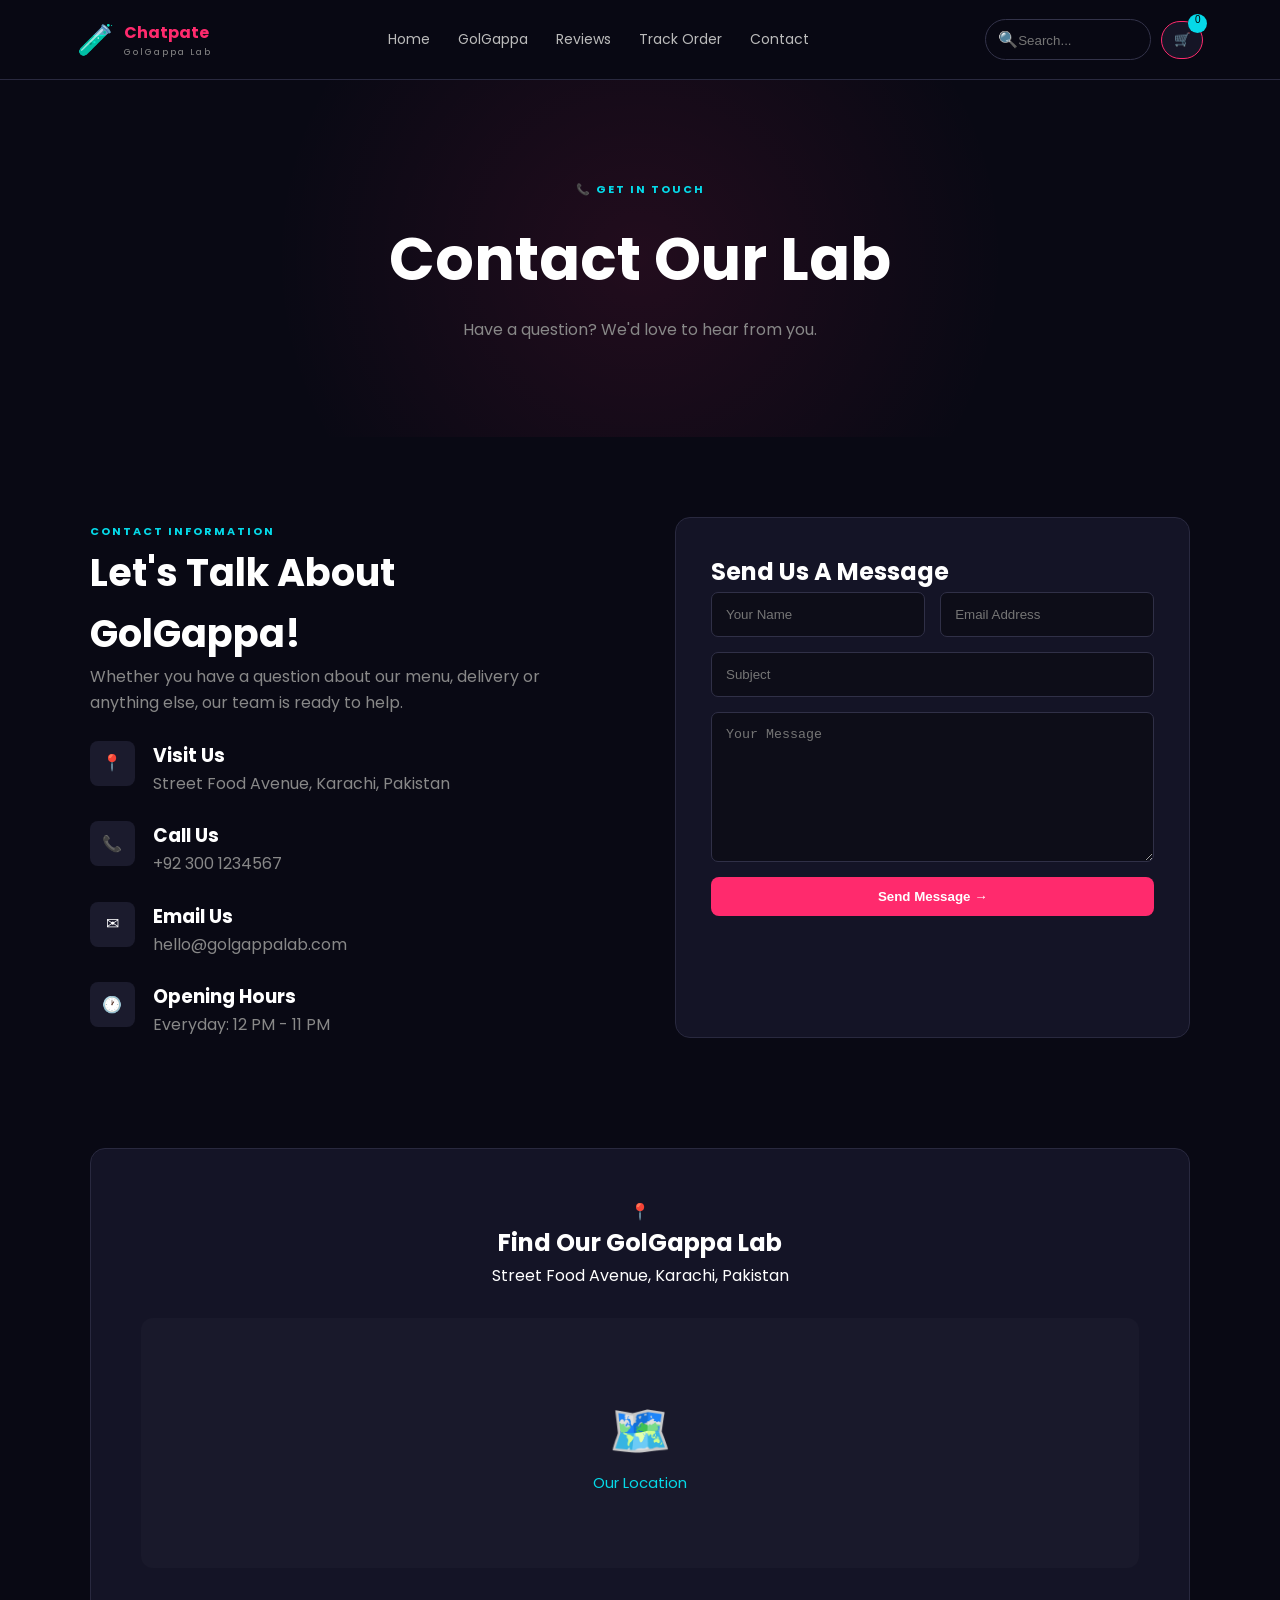
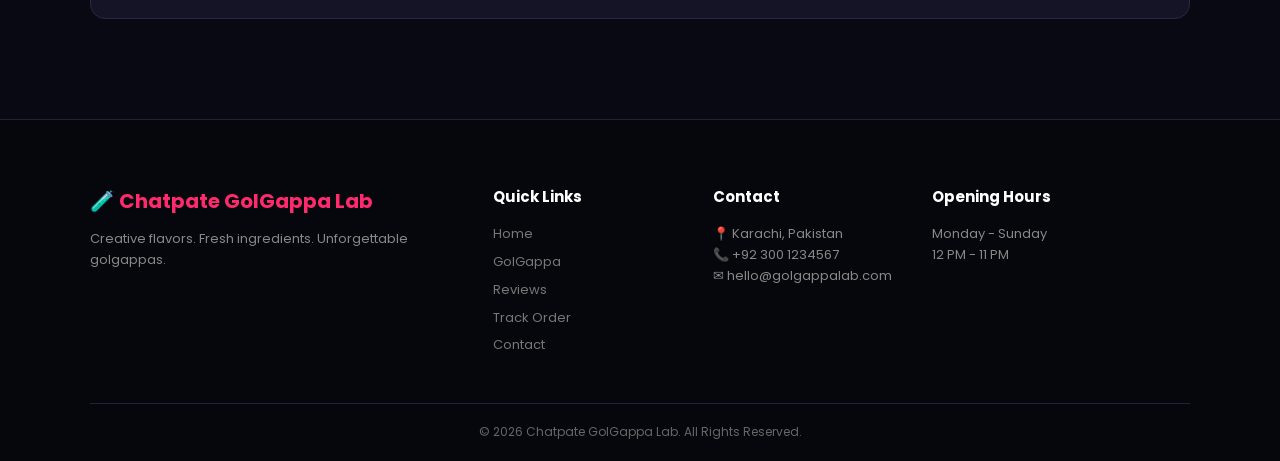
<file: contact.html>
<!DOCTYPE html><html lang="en"><head><meta charset="UTF-8"><meta name="viewport" content="width=device-width, initial-scale=1.0"><title>Contact | Chatpate GolGappa Lab</title><link href="https://fonts.googleapis.com/css2?family=Poppins:wght@300;400;500;600;700;800&display=swap" rel="stylesheet"><link rel="stylesheet" href="style.css"><link rel="stylesheet" href="contact.css"></head><body><header class="navbar"><div class="logo"><span>🧪</span><div><strong>Chatpate</strong><small>GolGappa Lab</small></div></div><nav class="desktop-nav"><a href="index.html">Home</a><a href="golgappa.html">GolGappa</a><a href="reviews.html">Reviews</a><a href="trackorder.html">Track Order</a><a href="contact.html">Contact</a></nav><div class="nav-right"><div class="search-box">🔍<input id="navSearch" placeholder="Search..."></div><button class="cart-btn" onclick="toggleCart()">🛒<span id="cartCount">0</span></button><button class="hamburger" onclick="openMobileMenu()">☰</button></div></header><div class="mobile-overlay" id="mobileOverlay" onclick="closeMobileMenu()"></div><aside class="mobile-sidebar" id="mobileSidebar"><button class="close-menu" onclick="closeMobileMenu()">×</button><div class="mobile-logo">🧪 Chatpate GolGappa Lab</div><a href="index.html">🏠 Home</a><a href="golgappa.html">🥣 GolGappa</a><a href="reviews.html">⭐ Reviews</a><a href="trackorder.html">📦 Track Order</a><a href="contact.html">📞 Contact</a><button class="mobile-cart" onclick="toggleCart();closeMobileMenu()">🛒 View Cart</button></aside><section class="page-banner"><span>📞 GET IN TOUCH</span><h1>Contact Our Lab</h1><p>Have a question? We'd love to hear from you.</p></section><section class="contact-section"><div class="contact-info"><span class="section-label">CONTACT INFORMATION</span><h2>Let's Talk About GolGappa!</h2><p>Whether you have a question about our menu, delivery or anything else, our team is ready to help.</p><div class="contact-item"><div>📍</div><div><h3>Visit Us</h3><p>Street Food Avenue, Karachi, Pakistan</p></div></div><div class="contact-item"><div>📞</div><div><h3>Call Us</h3><p>+92 300 1234567</p></div></div><div class="contact-item"><div>✉</div><div><h3>Email Us</h3><p>hello@golgappalab.com</p></div></div><div class="contact-item"><div>🕐</div><div><h3>Opening Hours</h3><p>Everyday: 12 PM - 11 PM</p></div></div></div><div class="contact-form-box"><h2>Send Us A Message</h2><form id="contactForm"><div class="two-inputs"><input id="contactName" placeholder="Your Name" required><input id="contactEmail" type="email" placeholder="Email Address" required></div><input id="contactSubject" placeholder="Subject" required><textarea id="contactMessage" placeholder="Your Message" required></textarea><button class="primary-btn">Send Message →</button></form><div id="contactMessageBox"></div></div></section><section class="location-section"><div class="location-box"><span>📍</span><h2>Find Our GolGappa Lab</h2><p>Street Food Avenue, Karachi, Pakistan</p><div class="fake-map">🗺️<span>Our Location</span></div></div></section><footer class="footer"><div class="footer-grid"><div><div class="footer-logo">🧪 Chatpate GolGappa Lab</div><p>Creative flavors. Fresh ingredients. Unforgettable golgappas.</p></div><div><h3>Quick Links</h3><a href="index.html">Home</a><a href="golgappa.html">GolGappa</a><a href="reviews.html">Reviews</a><a href="trackorder.html">Track Order</a><a href="contact.html">Contact</a></div><div><h3>Contact</h3><p>📍 Karachi, Pakistan</p><p>📞 +92 300 1234567</p><p>✉ hello@golgappalab.com</p></div><div><h3>Opening Hours</h3><p>Monday - Sunday</p><p>12 PM - 11 PM</p></div></div><div class="footer-bottom">© 2026 Chatpate GolGappa Lab. All Rights Reserved.</div></footer><div class="cart-overlay" id="cartOverlay" onclick="toggleCart()"></div><aside class="cart-drawer" id="cartDrawer"><div class="cart-header"><h2>🛒 Your Cart</h2><button onclick="toggleCart()">×</button></div><div id="cartItems" class="cart-items"></div><div class="cart-footer"><div class="cart-total"><span>Total</span><strong id="cartTotal">Rs. 0</strong></div><button class="checkout-btn" onclick="openCheckout()">Proceed to Checkout</button></div></aside><div class="modal" id="checkoutModal"><div class="modal-box"><button class="modal-close" onclick="closeCheckout()">×</button><h2>Complete Your Order</h2><form onsubmit="placeOrder(event)"><input id="customerName" placeholder="Your Name" required><input id="customerPhone" placeholder="Phone Number" required><textarea id="customerAddress" placeholder="Delivery Address" required></textarea><select id="paymentMethod" required><option value="">Select Payment Method</option><option>Cash on Delivery</option><option>JazzCash</option><option>EasyPaisa</option></select><button class="primary-btn full-btn">Place Order</button></form></div></div><script src="script.js"></script><script src="contact.js"></script></body></html>
</file>
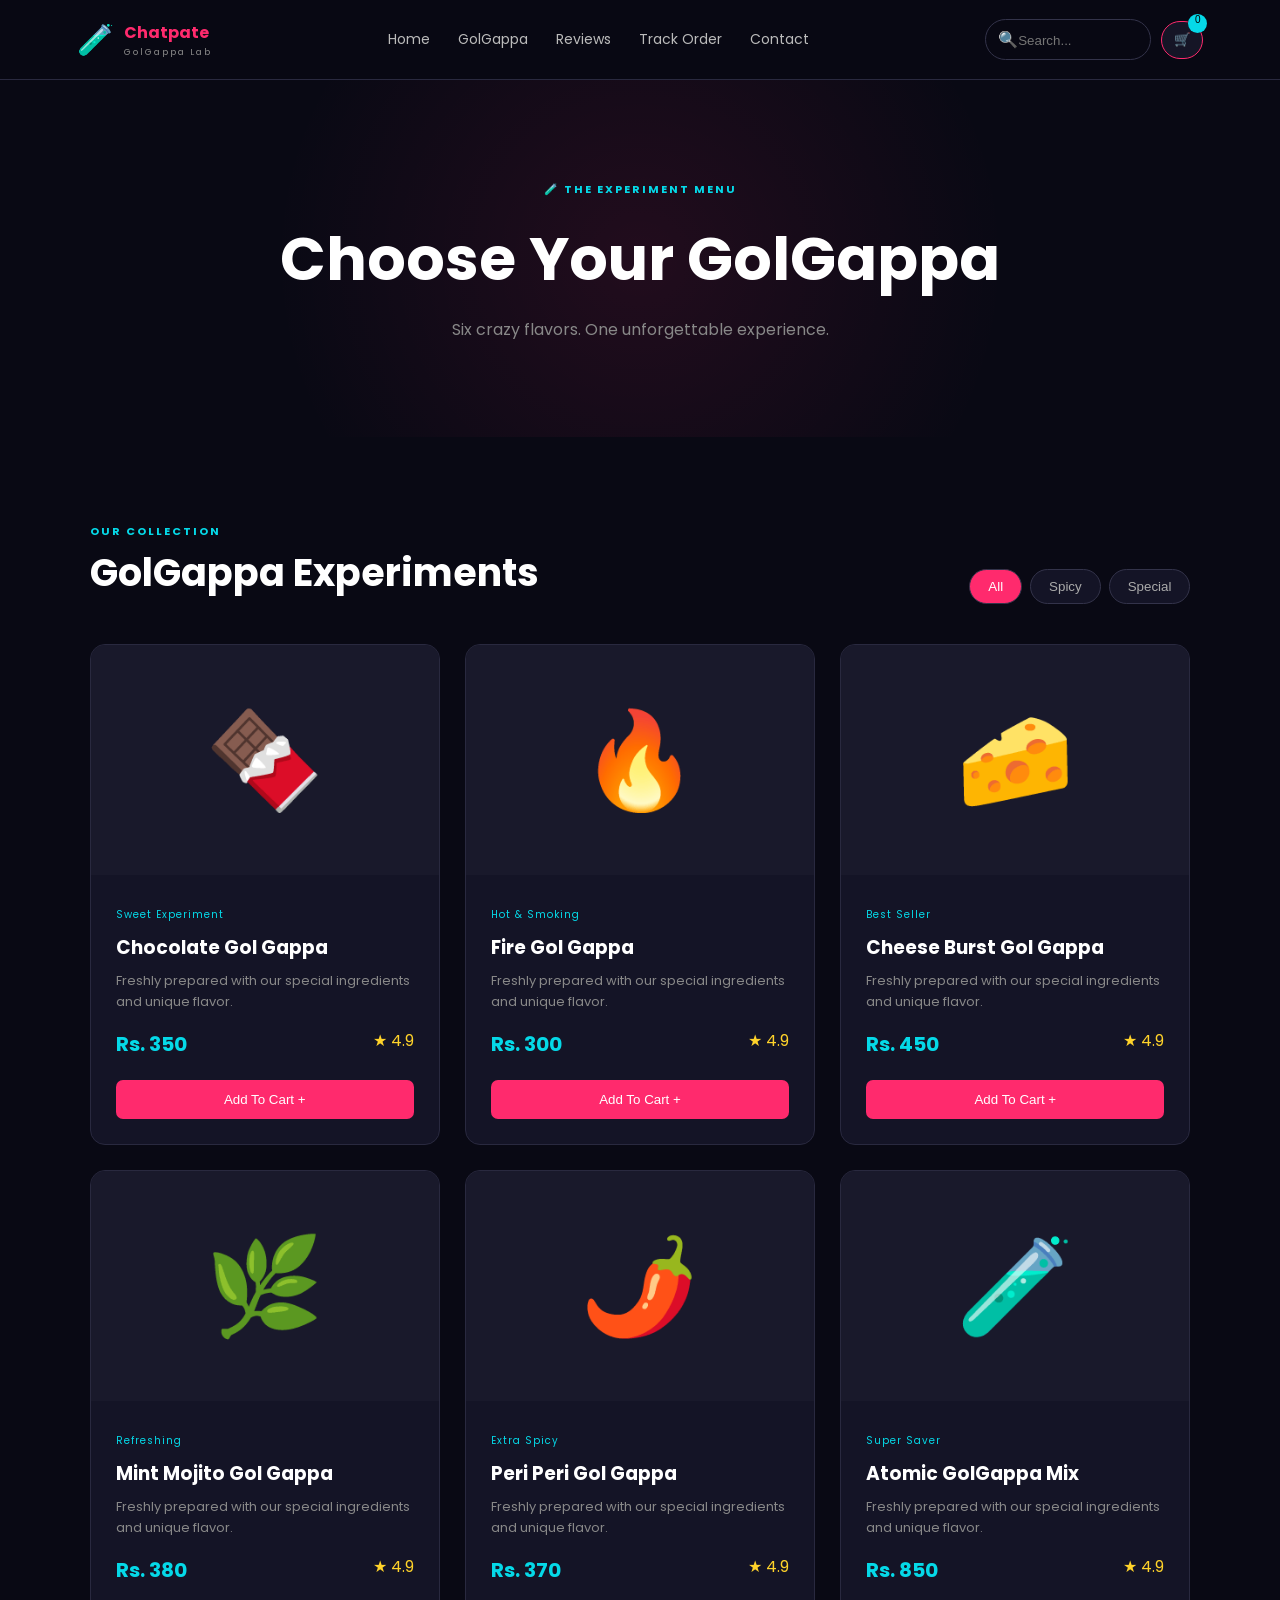
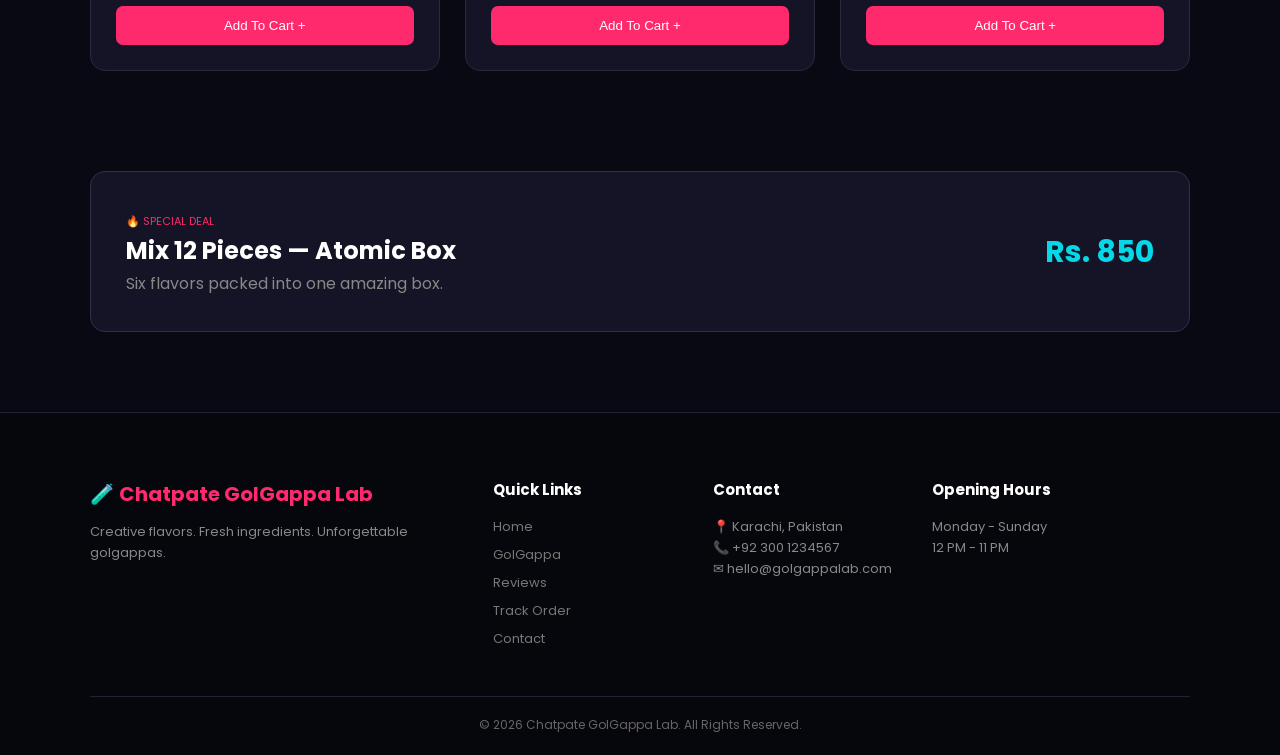
<file: golgappa.html>
<!DOCTYPE html><html lang="en"><head><meta charset="UTF-8"><meta name="viewport" content="width=device-width, initial-scale=1.0"><title>GolGappa Menu | Chatpate GolGappa Lab</title><link href="https://fonts.googleapis.com/css2?family=Poppins:wght@300;400;500;600;700;800&display=swap" rel="stylesheet"><link rel="stylesheet" href="style.css"><link rel="stylesheet" href="golgappa.css"></head><body><header class="navbar"><div class="logo"><span>🧪</span><div><strong>Chatpate</strong><small>GolGappa Lab</small></div></div><nav class="desktop-nav"><a href="index.html">Home</a><a href="golgappa.html">GolGappa</a><a href="reviews.html">Reviews</a><a href="trackorder.html">Track Order</a><a href="contact.html">Contact</a></nav><div class="nav-right"><div class="search-box">🔍<input id="navSearch" placeholder="Search..."></div><button class="cart-btn" onclick="toggleCart()">🛒<span id="cartCount">0</span></button><button class="hamburger" onclick="openMobileMenu()">☰</button></div></header><div class="mobile-overlay" id="mobileOverlay" onclick="closeMobileMenu()"></div><aside class="mobile-sidebar" id="mobileSidebar"><button class="close-menu" onclick="closeMobileMenu()">×</button><div class="mobile-logo">🧪 Chatpate GolGappa Lab</div><a href="index.html">🏠 Home</a><a href="golgappa.html">🥣 GolGappa</a><a href="reviews.html">⭐ Reviews</a><a href="trackorder.html">📦 Track Order</a><a href="contact.html">📞 Contact</a><button class="mobile-cart" onclick="toggleCart();closeMobileMenu()">🛒 View Cart</button></aside><section class="page-banner"><span>🧪 THE EXPERIMENT MENU</span><h1>Choose Your GolGappa</h1><p>Six crazy flavors. One unforgettable experience.</p></section><section class="menu-section"><div class="menu-top"><div><span class="section-label">OUR COLLECTION</span><h2>GolGappa Experiments</h2></div><div class="filter-buttons"><button class="filter active" onclick="filterProducts('all')">All</button><button class="filter" onclick="filterProducts('spicy')">Spicy</button><button class="filter" onclick="filterProducts('special')">Special</button></div></div><div id="productGrid" class="menu-grid"></div></section><section class="menu-banner"><div><span>🔥 SPECIAL DEAL</span><h2>Mix 12 Pieces — Atomic Box</h2><p>Six flavors packed into one amazing box.</p></div><strong>Rs. 850</strong></section><footer class="footer"><div class="footer-grid"><div><div class="footer-logo">🧪 Chatpate GolGappa Lab</div><p>Creative flavors. Fresh ingredients. Unforgettable golgappas.</p></div><div><h3>Quick Links</h3><a href="index.html">Home</a><a href="golgappa.html">GolGappa</a><a href="reviews.html">Reviews</a><a href="trackorder.html">Track Order</a><a href="contact.html">Contact</a></div><div><h3>Contact</h3><p>📍 Karachi, Pakistan</p><p>📞 +92 300 1234567</p><p>✉ hello@golgappalab.com</p></div><div><h3>Opening Hours</h3><p>Monday - Sunday</p><p>12 PM - 11 PM</p></div></div><div class="footer-bottom">© 2026 Chatpate GolGappa Lab. All Rights Reserved.</div></footer><div class="cart-overlay" id="cartOverlay" onclick="toggleCart()"></div><aside class="cart-drawer" id="cartDrawer"><div class="cart-header"><h2>🛒 Your Cart</h2><button onclick="toggleCart()">×</button></div><div id="cartItems" class="cart-items"></div><div class="cart-footer"><div class="cart-total"><span>Total</span><strong id="cartTotal">Rs. 0</strong></div><button class="checkout-btn" onclick="openCheckout()">Proceed to Checkout</button></div></aside><div class="modal" id="checkoutModal"><div class="modal-box"><button class="modal-close" onclick="closeCheckout()">×</button><h2>Complete Your Order</h2><form onsubmit="placeOrder(event)"><input id="customerName" placeholder="Your Name" required><input id="customerPhone" placeholder="Phone Number" required><textarea id="customerAddress" placeholder="Delivery Address" required></textarea><select id="paymentMethod" required><option value="">Select Payment Method</option><option>Cash on Delivery</option><option>JazzCash</option><option>EasyPaisa</option></select><button class="primary-btn full-btn">Place Order</button></form></div></div><script src="script.js"></script><script src="golgappa.js"></script></body></html>
</file>
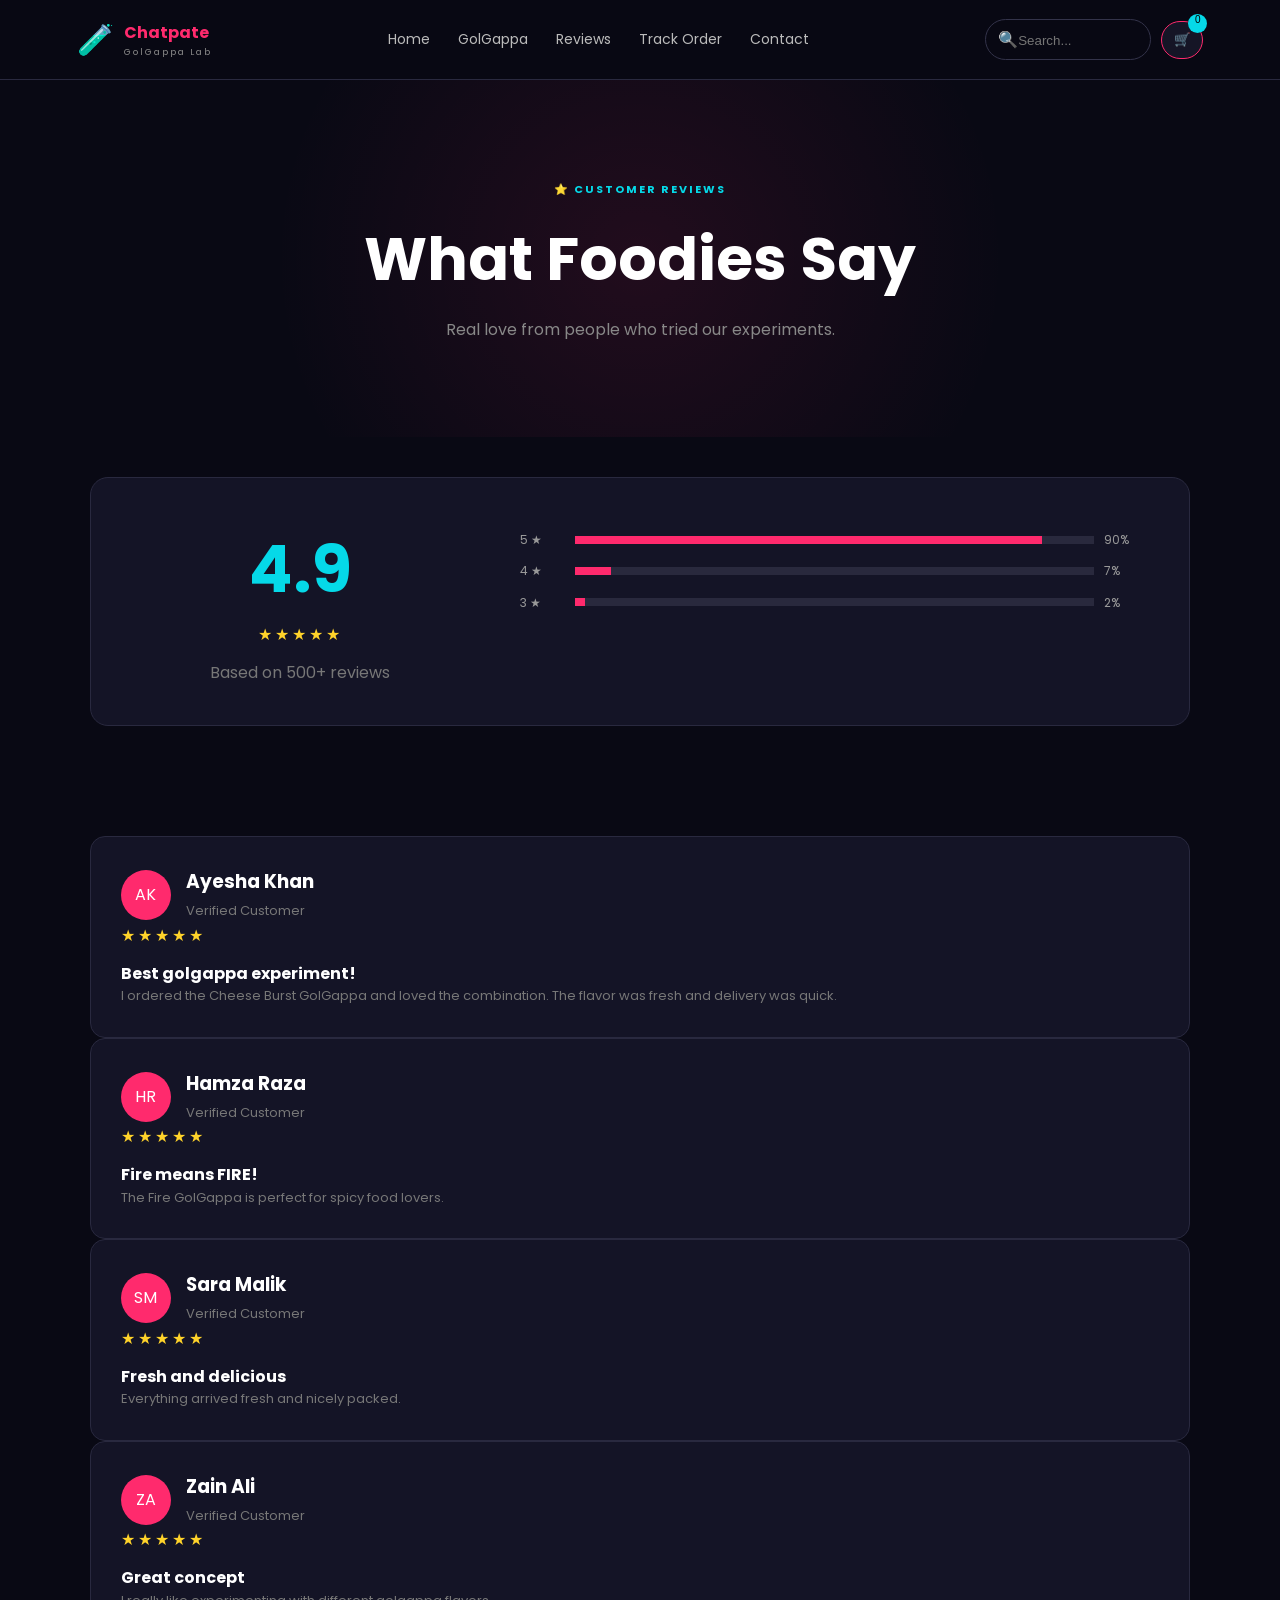
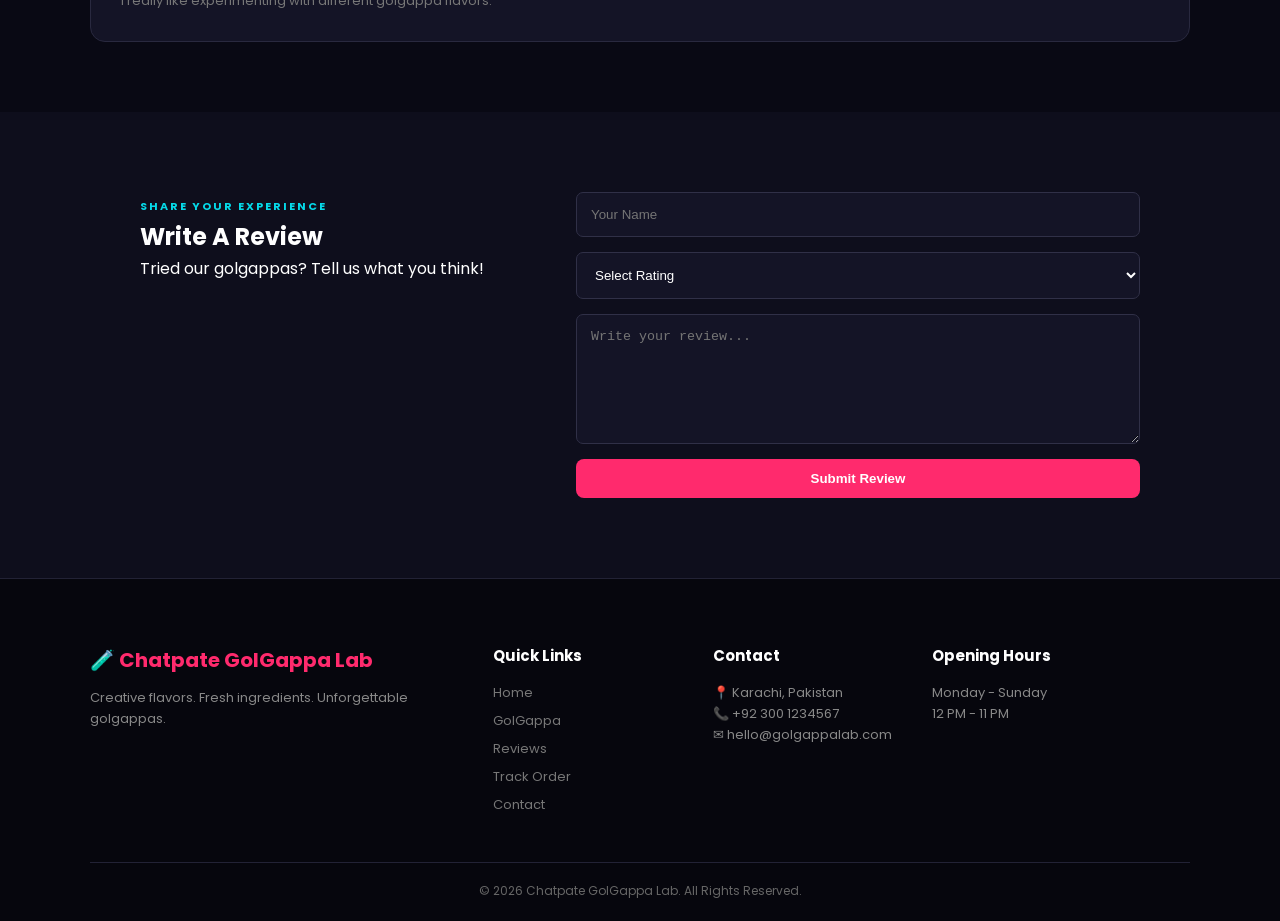
<file: reviews.html>
<!DOCTYPE html><html lang="en"><head><meta charset="UTF-8"><meta name="viewport" content="width=device-width, initial-scale=1.0"><title>Reviews | Chatpate GolGappa Lab</title><link href="https://fonts.googleapis.com/css2?family=Poppins:wght@300;400;500;600;700;800&display=swap" rel="stylesheet"><link rel="stylesheet" href="style.css"><link rel="stylesheet" href="reviews.css"></head><body><header class="navbar"><div class="logo"><span>🧪</span><div><strong>Chatpate</strong><small>GolGappa Lab</small></div></div><nav class="desktop-nav"><a href="index.html">Home</a><a href="golgappa.html">GolGappa</a><a href="reviews.html">Reviews</a><a href="trackorder.html">Track Order</a><a href="contact.html">Contact</a></nav><div class="nav-right"><div class="search-box">🔍<input id="navSearch" placeholder="Search..."></div><button class="cart-btn" onclick="toggleCart()">🛒<span id="cartCount">0</span></button><button class="hamburger" onclick="openMobileMenu()">☰</button></div></header><div class="mobile-overlay" id="mobileOverlay" onclick="closeMobileMenu()"></div><aside class="mobile-sidebar" id="mobileSidebar"><button class="close-menu" onclick="closeMobileMenu()">×</button><div class="mobile-logo">🧪 Chatpate GolGappa Lab</div><a href="index.html">🏠 Home</a><a href="golgappa.html">🥣 GolGappa</a><a href="reviews.html">⭐ Reviews</a><a href="trackorder.html">📦 Track Order</a><a href="contact.html">📞 Contact</a><button class="mobile-cart" onclick="toggleCart();closeMobileMenu()">🛒 View Cart</button></aside><section class="page-banner"><span>⭐ CUSTOMER REVIEWS</span><h1>What Foodies Say</h1><p>Real love from people who tried our experiments.</p></section><section class="rating-summary"><div class="rating-number"><strong>4.9</strong><div class="stars">★★★★★</div><p>Based on 500+ reviews</p></div><div><div class="rating-row"><span>5 ★</span><div><i style="width:90%"></i></div><span>90%</span></div><div class="rating-row"><span>4 ★</span><div><i style="width:7%"></i></div><span>7%</span></div><div class="rating-row"><span>3 ★</span><div><i style="width:2%"></i></div><span>2%</span></div></div></section><section class="reviews-section"><div class="review-cards"><div class="full-review"><div class="review-top"><div class="avatar">AK</div><div><h3>Ayesha Khan</h3><span>Verified Customer</span></div></div><div class="stars">★★★★★</div><h4>Best golgappa experiment!</h4><p>I ordered the Cheese Burst GolGappa and loved the combination. The flavor was fresh and delivery was quick.</p></div><div class="full-review"><div class="review-top"><div class="avatar">HR</div><div><h3>Hamza Raza</h3><span>Verified Customer</span></div></div><div class="stars">★★★★★</div><h4>Fire means FIRE!</h4><p>The Fire GolGappa is perfect for spicy food lovers.</p></div><div class="full-review"><div class="review-top"><div class="avatar">SM</div><div><h3>Sara Malik</h3><span>Verified Customer</span></div></div><div class="stars">★★★★★</div><h4>Fresh and delicious</h4><p>Everything arrived fresh and nicely packed.</p></div><div class="full-review"><div class="review-top"><div class="avatar">ZA</div><div><h3>Zain Ali</h3><span>Verified Customer</span></div></div><div class="stars">★★★★★</div><h4>Great concept</h4><p>I really like experimenting with different golgappa flavors.</p></div></div></section><section class="write-review"><div class="review-form-container"><div><span class="section-label">SHARE YOUR EXPERIENCE</span><h2>Write A Review</h2><p>Tried our golgappas? Tell us what you think!</p></div><form id="reviewForm"><input id="reviewName" placeholder="Your Name" required><select id="reviewRating" required><option value="">Select Rating</option><option>★★★★★ - 5 Stars</option><option>★★★★ - 4 Stars</option><option>★★★ - 3 Stars</option></select><textarea id="reviewMessage" placeholder="Write your review..." required></textarea><button class="primary-btn">Submit Review</button></form></div></section><footer class="footer"><div class="footer-grid"><div><div class="footer-logo">🧪 Chatpate GolGappa Lab</div><p>Creative flavors. Fresh ingredients. Unforgettable golgappas.</p></div><div><h3>Quick Links</h3><a href="index.html">Home</a><a href="golgappa.html">GolGappa</a><a href="reviews.html">Reviews</a><a href="trackorder.html">Track Order</a><a href="contact.html">Contact</a></div><div><h3>Contact</h3><p>📍 Karachi, Pakistan</p><p>📞 +92 300 1234567</p><p>✉ hello@golgappalab.com</p></div><div><h3>Opening Hours</h3><p>Monday - Sunday</p><p>12 PM - 11 PM</p></div></div><div class="footer-bottom">© 2026 Chatpate GolGappa Lab. All Rights Reserved.</div></footer><div class="cart-overlay" id="cartOverlay" onclick="toggleCart()"></div><aside class="cart-drawer" id="cartDrawer"><div class="cart-header"><h2>🛒 Your Cart</h2><button onclick="toggleCart()">×</button></div><div id="cartItems" class="cart-items"></div><div class="cart-footer"><div class="cart-total"><span>Total</span><strong id="cartTotal">Rs. 0</strong></div><button class="checkout-btn" onclick="openCheckout()">Proceed to Checkout</button></div></aside><div class="modal" id="checkoutModal"><div class="modal-box"><button class="modal-close" onclick="closeCheckout()">×</button><h2>Complete Your Order</h2><form onsubmit="placeOrder(event)"><input id="customerName" placeholder="Your Name" required><input id="customerPhone" placeholder="Phone Number" required><textarea id="customerAddress" placeholder="Delivery Address" required></textarea><select id="paymentMethod" required><option value="">Select Payment Method</option><option>Cash on Delivery</option><option>JazzCash</option><option>EasyPaisa</option></select><button class="primary-btn full-btn">Place Order</button></form></div></div><script src="script.js"></script><script src="reviews.js"></script></body></html>
</file>
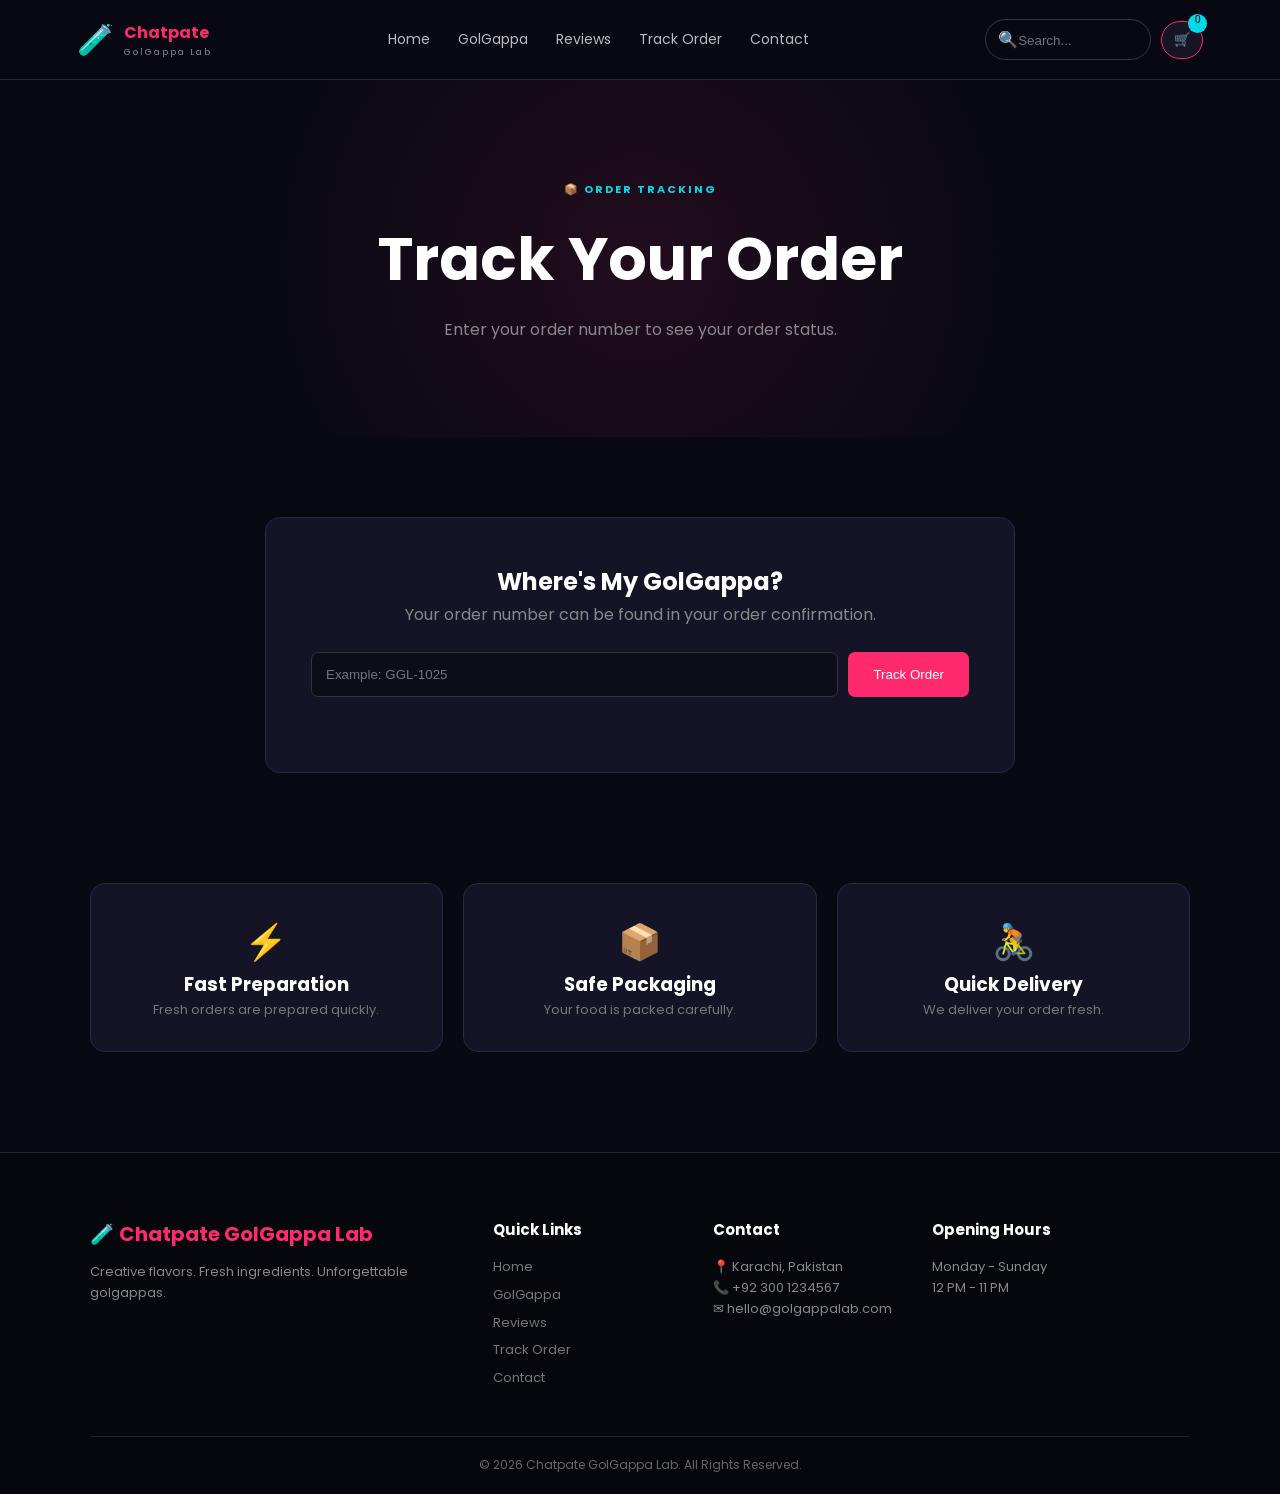
<file: trackorder.html>
<!DOCTYPE html><html lang="en"><head><meta charset="UTF-8"><meta name="viewport" content="width=device-width, initial-scale=1.0"><title>Track Order | Chatpate GolGappa Lab</title><link href="https://fonts.googleapis.com/css2?family=Poppins:wght@300;400;500;600;700;800&display=swap" rel="stylesheet"><link rel="stylesheet" href="style.css"><link rel="stylesheet" href="trackorder.css"></head><body><header class="navbar"><div class="logo"><span>🧪</span><div><strong>Chatpate</strong><small>GolGappa Lab</small></div></div><nav class="desktop-nav"><a href="index.html">Home</a><a href="golgappa.html">GolGappa</a><a href="reviews.html">Reviews</a><a href="trackorder.html">Track Order</a><a href="contact.html">Contact</a></nav><div class="nav-right"><div class="search-box">🔍<input id="navSearch" placeholder="Search..."></div><button class="cart-btn" onclick="toggleCart()">🛒<span id="cartCount">0</span></button><button class="hamburger" onclick="openMobileMenu()">☰</button></div></header><div class="mobile-overlay" id="mobileOverlay" onclick="closeMobileMenu()"></div><aside class="mobile-sidebar" id="mobileSidebar"><button class="close-menu" onclick="closeMobileMenu()">×</button><div class="mobile-logo">🧪 Chatpate GolGappa Lab</div><a href="index.html">🏠 Home</a><a href="golgappa.html">🥣 GolGappa</a><a href="reviews.html">⭐ Reviews</a><a href="trackorder.html">📦 Track Order</a><a href="contact.html">📞 Contact</a><button class="mobile-cart" onclick="toggleCart();closeMobileMenu()">🛒 View Cart</button></aside><section class="page-banner"><span>📦 ORDER TRACKING</span><h1>Track Your Order</h1><p>Enter your order number to see your order status.</p></section><section class="tracking-section"><div class="track-box"><h2>Where's My GolGappa?</h2><p>Your order number can be found in your order confirmation.</p><div class="track-input"><input id="orderNumber" placeholder="Example: GGL-1025"><button onclick="trackOrder()">Track Order</button></div><div id="trackingResult" class="tracking-result"></div></div></section><section class="delivery-info"><div class="delivery-card"><div>⚡</div><h3>Fast Preparation</h3><p>Fresh orders are prepared quickly.</p></div><div class="delivery-card"><div>📦</div><h3>Safe Packaging</h3><p>Your food is packed carefully.</p></div><div class="delivery-card"><div>🚴</div><h3>Quick Delivery</h3><p>We deliver your order fresh.</p></div></section><footer class="footer"><div class="footer-grid"><div><div class="footer-logo">🧪 Chatpate GolGappa Lab</div><p>Creative flavors. Fresh ingredients. Unforgettable golgappas.</p></div><div><h3>Quick Links</h3><a href="index.html">Home</a><a href="golgappa.html">GolGappa</a><a href="reviews.html">Reviews</a><a href="trackorder.html">Track Order</a><a href="contact.html">Contact</a></div><div><h3>Contact</h3><p>📍 Karachi, Pakistan</p><p>📞 +92 300 1234567</p><p>✉ hello@golgappalab.com</p></div><div><h3>Opening Hours</h3><p>Monday - Sunday</p><p>12 PM - 11 PM</p></div></div><div class="footer-bottom">© 2026 Chatpate GolGappa Lab. All Rights Reserved.</div></footer><script src="script.js"></script><script src="trackorder.js"></script></body></html>
</file>
<file: style.css>
*{box-sizing:border-box;margin:0;padding:0}html{scroll-behavior:smooth}body{font-family:Poppins,Arial,sans-serif;background:#090914;color:#fff;line-height:1.6}a{text-decoration:none;color:inherit}.navbar{height:80px;padding:0 6%;display:flex;align-items:center;justify-content:space-between;position:sticky;top:0;z-index:1000;background:#090914f5;border-bottom:1px solid #29293f}.logo{display:flex;gap:10px;align-items:center}.logo>span{font-size:30px}.logo strong{display:block;color:#ff2a6d}.logo small{display:block;color:#888;font-size:9px;letter-spacing:2px}.desktop-nav{display:flex;gap:28px}.desktop-nav a{color:#bbb;font-size:14px}.desktop-nav a:hover,.desktop-nav a.active{color:#ff2a6d}.nav-right{display:flex;gap:10px;align-items:center}.search-box{border:1px solid #33334a;border-radius:25px;padding:7px 12px;color:#aaa}.search-box input{background:none;border:0;outline:0;color:white;width:120px}.cart-btn{background:#151526;color:white;border:1px solid #ff2a6d;border-radius:22px;width:42px;height:38px;position:relative}.cart-btn span{position:absolute;right:-5px;top:-8px;background:#05d9e8;color:#000;border-radius:50%;font-size:10px;width:19px;height:19px}.hamburger{display:none;background:none;border:0;color:#fff;font-size:28px}.hero{min-height:650px;padding:80px 8%;display:flex;align-items:center;justify-content:space-between;background:radial-gradient(circle at 80% 50%,#ff2a6d25,transparent 35%)}.hero-content{max-width:650px}.hero-badge,.page-banner span,.section-label{color:#05d9e8;font-size:11px;letter-spacing:2px;font-weight:700}.hero h1{font-size:clamp(45px,6vw,78px);line-height:1.05;margin:18px 0}.hero h1 span{color:#ff2a6d;display:block}.hero p{color:#999;font-size:17px;margin-bottom:30px}.hero-buttons{display:flex;gap:12px;flex-wrap:wrap}.primary-btn,.secondary-btn{display:inline-block;padding:12px 24px;border-radius:8px;font-weight:600}.primary-btn{background:#ff2a6d;color:#fff;border:0}.secondary-btn{border:1px solid #05d9e8;color:#05d9e8}.hero-food{width:390px;height:390px;display:flex;align-items:center;justify-content:center;position:relative}.food-circle{width:280px;height:280px;border-radius:50%;display:flex;align-items:center;justify-content:center;font-size:120px;background:#151526;border:2px solid #ff2a6d;box-shadow:0 0 70px #ff2a6d30}.floating-card{position:absolute;background:#19192b;padding:10px 15px;border:1px solid #33334a;border-radius:9px}.card-one{right:0;top:45px}.card-two{left:0;bottom:45px}.hero-stats{display:flex;gap:40px;margin-top:40px}.hero-stats strong{display:block;color:#05d9e8;font-size:24px}.hero-stats span{color:#777;font-size:11px}.features{padding:50px 7%;display:grid;grid-template-columns:repeat(4,1fr);gap:20px;background:#0e0e1c}.feature-card,.product-card,.review-card,.menu-product,.full-review,.track-box,.contact-form-box,.location-box{background:#141426;border:1px solid #29293f;border-radius:15px}.feature-card{padding:25px}.feature-icon{font-size:32px}.feature-card p,.product-content p,.review-card p,.footer p{color:#888;font-size:13px}.section{padding:90px 7%}.section-heading{text-align:center;margin-bottom:45px}.section-heading h2,.about-content h2{font-size:38px;margin:8px 0}.home-products,.review-grid{display:grid;grid-template-columns:repeat(3,1fr);gap:24px}.product-card{overflow:hidden}.product-image{height:210px;display:flex;align-items:center;justify-content:center;font-size:80px}.pink{background:#42132d}.red{background:#421313}.yellow{background:#443d12}.product-content{padding:22px}.product-tag{color:#05d9e8;font-size:10px;letter-spacing:1px}.product-bottom{display:flex;justify-content:space-between;align-items:center;margin-top:20px}.product-bottom strong{color:#ff2a6d}.product-bottom button,.checkout-btn{background:#ff2a6d;color:white;border:0;border-radius:7px;padding:9px 15px}.center-button{text-align:center;margin-top:35px}.offer-section{margin:30px 7%;padding:50px;background:#141426;border:1px solid #33334a;border-radius:20px;display:flex;justify-content:space-between;align-items:center}.offer-content h2{font-size:35px}.offer-content p{color:#999;max-width:650px}.offer-price{margin:18px 0}.offer-price strong{color:#05d9e8;font-size:28px}.offer-icon{font-size:110px}.about-section{padding:90px 8%;display:grid;grid-template-columns:1fr 1fr;gap:60px;align-items:center;background:#0e0e1c}.about-image{min-height:400px;border:1px solid #33334a;border-radius:20px;display:flex;align-items:center;justify-content:center;font-size:140px;background:#151526}.about-content p{color:#888;margin:15px 0}.about-content h2 span{color:#ff2a6d}.about-list{display:grid;grid-template-columns:1fr 1fr;gap:10px;margin:20px 0;color:#ccc}.steps{display:grid;grid-template-columns:repeat(4,1fr);gap:25px}.step{text-align:center}.step>div{width:60px;height:60px;border:1px solid #ff2a6d;border-radius:50%;display:flex;align-items:center;justify-content:center;margin:auto auto 15px;color:#ff2a6d}.reviews-preview{padding:90px 7%;background:#0e0e1c}.review-card{padding:28px}.stars{color:#ffd32a;letter-spacing:3px;margin-bottom:12px}.review-card h4{color:#05d9e8}.cta{text-align:center;padding:90px 20px}.cta h2{font-size:40px}.footer{background:#06060d;border-top:1px solid #222235;padding:65px 7% 20px}.footer-grid{display:grid;grid-template-columns:2fr 1fr 1fr 1.4fr;gap:35px}.footer-logo{color:#ff2a6d;font-size:20px;font-weight:bold;margin-bottom:12px}.footer-grid a{display:block;color:#777;font-size:13px;margin:7px 0}.footer h3{font-size:15px;margin-bottom:15px}.socials{display:flex;gap:8px;margin-top:18px}.socials a{width:35px;height:35px;border:1px solid #33334a;border-radius:50%;display:flex;align-items:center;justify-content:center}.footer-bottom{border-top:1px solid #222235;margin-top:40px;padding-top:18px;text-align:center;color:#666;font-size:12px}.page-banner{text-align:center;padding:95px 20px;background:radial-gradient(circle,#ff2a6d1a,transparent 55%)}.page-banner h1{font-size:clamp(40px,5vw,60px);margin:10px 0}.page-banner p{color:#888}.mobile-sidebar{position:fixed;right:-300px;top:0;width:280px;height:100vh;background:#11111f;z-index:2000;padding:75px 25px;transition:.3s}.mobile-sidebar.show{right:0}.mobile-sidebar>a{display:block;padding:13px 0;border-bottom:1px solid #25253a;color:#bbb}.mobile-logo{color:#ff2a6d;font-weight:bold;margin-bottom:25px}.close-menu{position:absolute;right:18px;top:15px;background:none;border:0;color:#fff;font-size:30px}.mobile-overlay,.cart-overlay{position:fixed;inset:0;background:#000b;z-index:1900;opacity:0;visibility:hidden}.mobile-overlay.show,.cart-overlay.show{opacity:1;visibility:visible}.mobile-cart{width:100%;padding:12px;background:#ff2a6d;color:#fff;border:0;border-radius:7px;margin-top:20px}.cart-drawer{position:fixed;right:-420px;top:0;width:400px;max-width:95%;height:100vh;background:#11111f;z-index:3100;transition:.3s;display:flex;flex-direction:column}.cart-drawer.show{right:0}.cart-header{padding:20px;display:flex;justify-content:space-between;border-bottom:1px solid #29293f}.cart-header button{background:none;border:0;color:white;font-size:28px}.cart-items{padding:20px;flex:1;overflow:auto}.cart-item{display:flex;align-items:center;gap:10px;padding:15px 0;border-bottom:1px solid #29293f}.cart-item-icon{width:50px;height:50px;background:#202034;display:flex;align-items:center;justify-content:center;border-radius:8px;font-size:25px}.cart-item-info{flex:1}.cart-item-info h4{font-size:13px}.cart-item-info p{color:#ff2a6d;font-size:12px}.quantity{display:flex;align-items:center;gap:6px}.quantity button{width:25px;height:25px;background:#29293f;color:#fff;border:0}.cart-footer{padding:20px;border-top:1px solid #29293f}.cart-total{display:flex;justify-content:space-between;margin-bottom:15px}.cart-total strong{color:#05d9e8}.modal{position:fixed;inset:0;background:#000c;z-index:5000;display:none;align-items:center;justify-content:center;padding:20px}.modal.show{display:flex}.modal-box,.success-box{width:450px;max-width:100%;padding:32px;background:#151526;border:1px solid #35354c;border-radius:15px;position:relative}.modal-box input,.modal-box textarea,.modal-box select{width:100%;padding:13px;margin:6px 0;background:#0d0d18;color:#fff;border:1px solid #303047;border-radius:7px}.modal-box textarea{height:100px;resize:none}.modal-close{position:absolute;right:15px;top:10px;background:none;border:0;color:#fff;font-size:27px}.full-btn{width:100%;margin-top:10px}.success-box{text-align:center}.success-icon{width:65px;height:65px;background:#05d9e8;color:#000;border-radius:50%;display:flex;align-items:center;justify-content:center;margin:0 auto 18px;font-size:30px}@media(max-width:1000px){.desktop-nav{gap:15px}.desktop-nav a{font-size:12px}.features,.steps{grid-template-columns:repeat(2,1fr)}.footer-grid{grid-template-columns:1fr 1fr}}@media(max-width:800px){.desktop-nav,.search-box{display:none}.hamburger{display:block}.hero{flex-direction:column;text-align:center}.hero p{margin-left:auto;margin-right:auto}.hero-buttons,.hero-stats{justify-content:center}.home-products,.review-grid{grid-template-columns:1fr}.about-section{grid-template-columns:1fr}.offer-section{flex-direction:column;text-align:center;gap:25px}}@media(max-width:550px){.navbar{padding:0 20px}.features,.steps{grid-template-columns:1fr}.section{padding:65px 20px}.hero{padding:60px 20px}.hero-food{width:300px;height:300px}.food-circle{width:220px;height:220px;font-size:95px}.hero-stats{gap:20px}.about-section{padding:65px 20px}.about-list{grid-template-columns:1fr}.footer-grid{grid-template-columns:1fr}.footer{padding:55px 20px}.cta h2{font-size:30px}}
</file>
<file: contact.css>
.contact-section{padding:80px 7%;display:grid;grid-template-columns:1fr 1fr;gap:70px}.contact-info h2{font-size:38px}.contact-info>p,.contact-item p{color:#888}.contact-item{display:flex;gap:18px;margin-top:25px}.contact-item>div:first-child{width:45px;height:45px;background:#1b1b2d;border-radius:8px;display:flex;align-items:center;justify-content:center}.contact-form-box{padding:35px}.contact-form-box form{display:flex;flex-direction:column;gap:15px}.contact-form-box input,.contact-form-box textarea{padding:14px;background:#0d0d18;color:white;border:1px solid #303047;border-radius:7px}.contact-form-box textarea{height:150px}.two-inputs{display:grid;grid-template-columns:1fr 1fr;gap:15px}.location-section{padding:30px 7% 100px}.location-box{text-align:center;padding:50px}.fake-map{height:250px;margin-top:30px;border-radius:12px;background:#19192b;display:flex;align-items:center;justify-content:center;flex-direction:column;font-size:50px}.fake-map span{font-size:15px;color:#05d9e8}@media(max-width:750px){.contact-section{grid-template-columns:1fr;padding:60px 20px}.two-inputs{grid-template-columns:1fr}}
</file>
<file: golgappa.css>
.menu-section{padding:80px 7%}.menu-top{display:flex;justify-content:space-between;align-items:end;margin-bottom:40px}.menu-top h2{font-size:38px}.filter-buttons{display:flex;gap:8px}.filter{padding:9px 18px;border-radius:20px;border:1px solid #33334a;background:#141426;color:#aaa}.filter.active,.filter:hover{background:#ff2a6d;color:white}.menu-grid{display:grid;grid-template-columns:repeat(3,1fr);gap:25px}.menu-product{overflow:hidden}.menu-product-image{height:230px;background:#19192b;display:flex;align-items:center;justify-content:center;font-size:95px}.menu-product-content{padding:25px}.menu-product-content h3{margin:8px 0}.menu-product-content p{color:#888;font-size:13px}.menu-meta{display:flex;justify-content:space-between;margin-top:15px}.menu-price{color:#05d9e8;font-size:20px}.menu-rating{color:#ffd32a}.menu-product button{width:100%;margin-top:20px;padding:12px;background:#ff2a6d;border:0;color:#fff;border-radius:7px}.menu-banner{margin:20px 7% 80px;padding:35px;background:#141426;border:1px solid #303047;border-radius:15px;display:flex;justify-content:space-between;align-items:center}.menu-banner span{color:#ff2a6d;font-size:11px}.menu-banner p{color:#888}.menu-banner strong{color:#05d9e8;font-size:30px}@media(max-width:900px){.menu-grid{grid-template-columns:repeat(2,1fr)}}@media(max-width:600px){.menu-top{flex-direction:column;align-items:start;gap:20px}.menu-grid{grid-template-columns:1fr}.menu-section{padding:60px 20px}.menu-banner{margin:20px;flex-direction:column;text-align:center;gap:20px}}
</file>
<file: reviews.css>
.rating-summary{width:86%;margin:40px auto;padding:40px;background:#141426;border:1px solid #29293f;border-radius:18px;display:grid;grid-template-columns:.7fr 1.3fr;gap:50px}.rating-number{text-align:center}.rating-number strong{font-size:65px;color:#05d9e8}.rating-number p{color:#777}.rating-row{display:grid;grid-template-columns:45px 1fr 45px;gap:10px;align-items:center;margin:12px 0;color:#999;font-size:12px}.rating-row div{height:8px;background:#29293d}.rating-row i{display:block;height:100%;background:#ff2a6d}.reviews-section{padding:70px 7%}.review-cards{grid-template-columns:repeat(2,1fr)}.full-review{padding:30px}.review-top{display:flex;gap:15px;align-items:center}.avatar{width:50px;height:50px;border-radius:50%;background:#ff2a6d;display:flex;align-items:center;justify-content:center}.review-top span,.full-review p{color:#777;font-size:13px}.write-review{padding:80px 7%;background:#0e0e1c}.review-form-container{max-width:1000px;margin:auto;display:grid;grid-template-columns:.8fr 1.2fr;gap:60px}.review-form-container form{display:flex;flex-direction:column;gap:15px}.review-form-container input,.review-form-container select,.review-form-container textarea{padding:14px;background:#141426;color:white;border:1px solid #303047;border-radius:7px}.review-form-container textarea{height:130px}@media(max-width:700px){.rating-summary,.review-form-container,.review-cards{grid-template-columns:1fr}}
</file>
<file: trackorder.css>
.tracking-section{padding:80px 20px}.track-box{max-width:750px;margin:auto;padding:45px;text-align:center}.track-box>p{color:#888}.track-input{display:flex;gap:10px;margin-top:25px}.track-input input{flex:1;padding:14px;background:#0d0d18;color:white;border:1px solid #303047;border-radius:7px}.track-input button{padding:0 25px;background:#ff2a6d;color:white;border:0;border-radius:7px}.tracking-result{margin-top:30px;text-align:left}.order-status{padding:25px;background:#0d0d18;border-radius:12px}.order-status h3{color:#05d9e8}.status-line{display:flex;justify-content:space-between;margin-top:30px}.status-step{text-align:center;width:20%}.status-icon{width:45px;height:45px;margin:auto;background:#29293f;border-radius:50%;display:flex;align-items:center;justify-content:center}.status-step.active .status-icon{background:#ff2a6d}.status-step p{font-size:10px;color:#777}.delivery-info{padding:30px 7% 100px;display:grid;grid-template-columns:repeat(3,1fr);gap:20px}.delivery-card{text-align:center;padding:30px;background:#141426;border:1px solid #29293f;border-radius:15px}.delivery-card div{font-size:35px}.delivery-card p{color:#777;font-size:13px}@media(max-width:600px){.track-input{flex-direction:column}.track-input button{padding:13px}.status-line{flex-direction:column;gap:18px}.status-step{width:100%;display:flex;align-items:center;gap:12px;text-align:left}.status-icon{margin:0}.delivery-info{grid-template-columns:1fr}}
</file>
